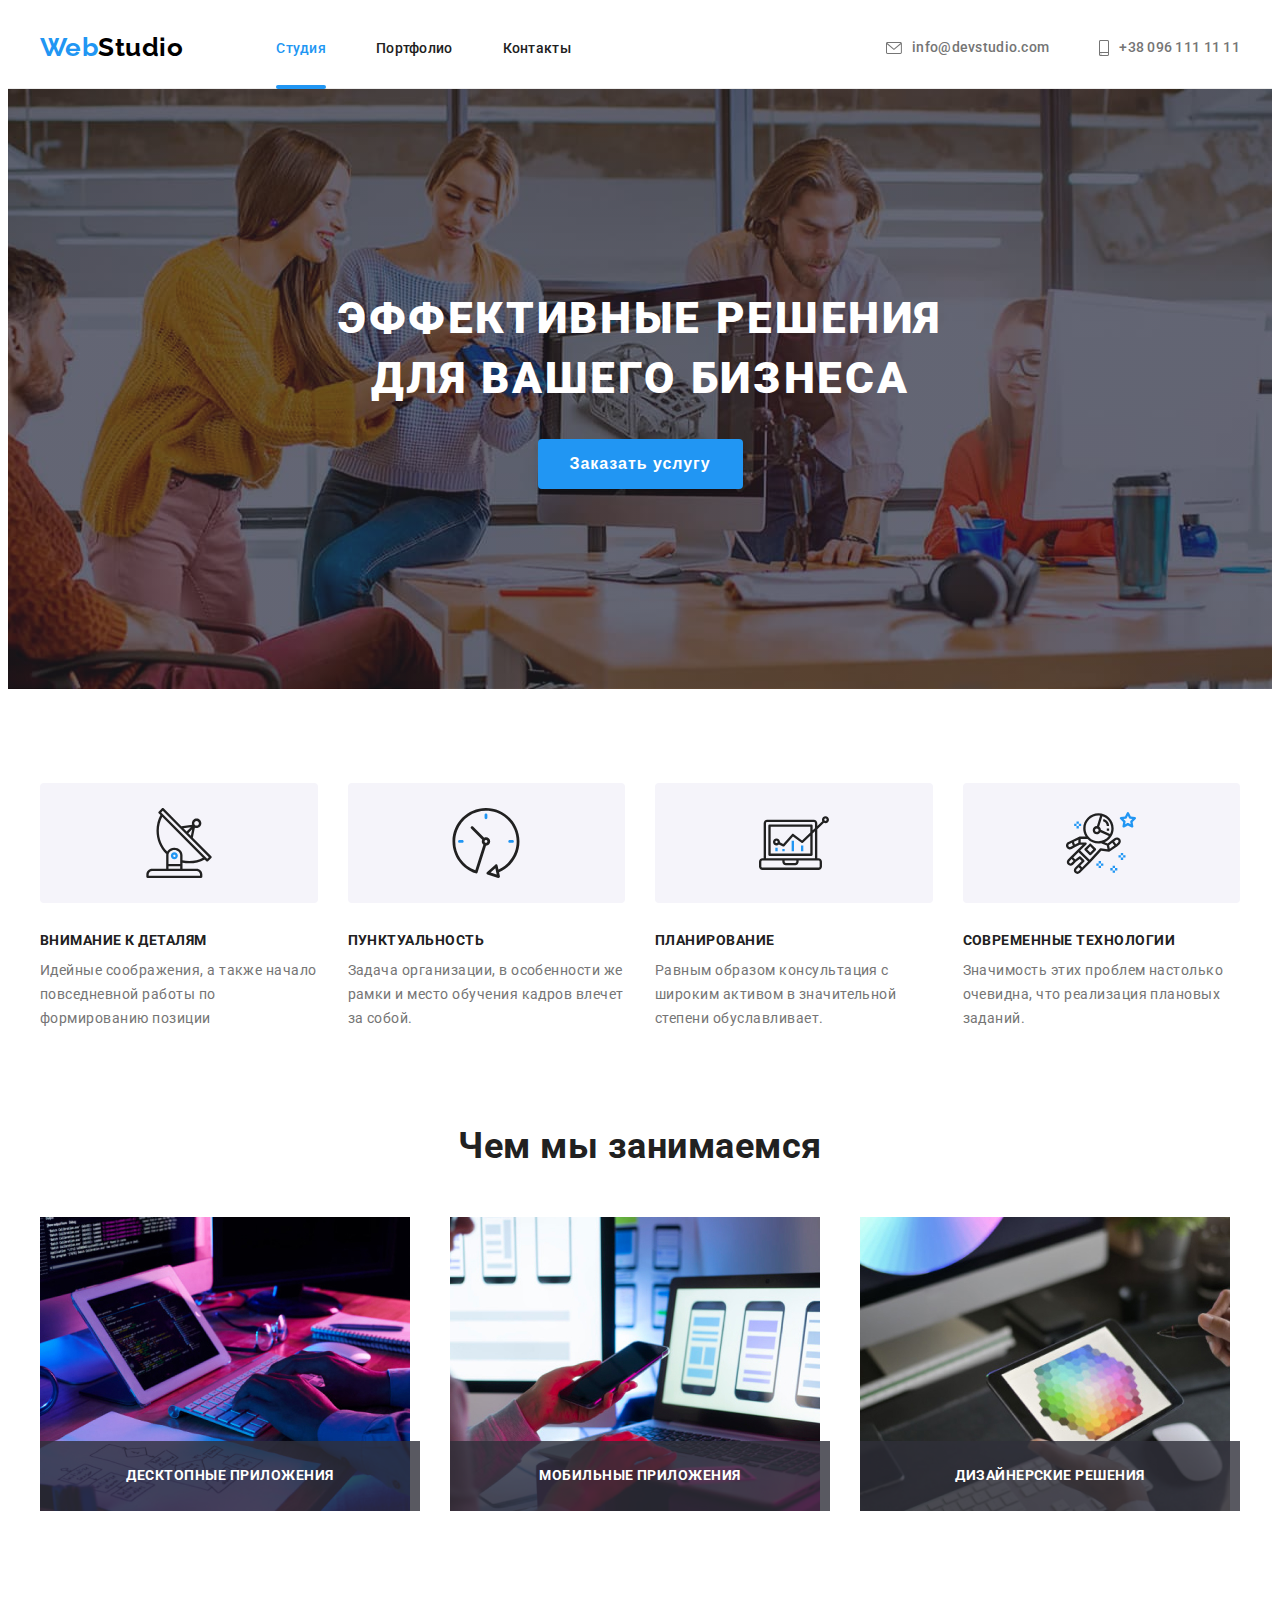
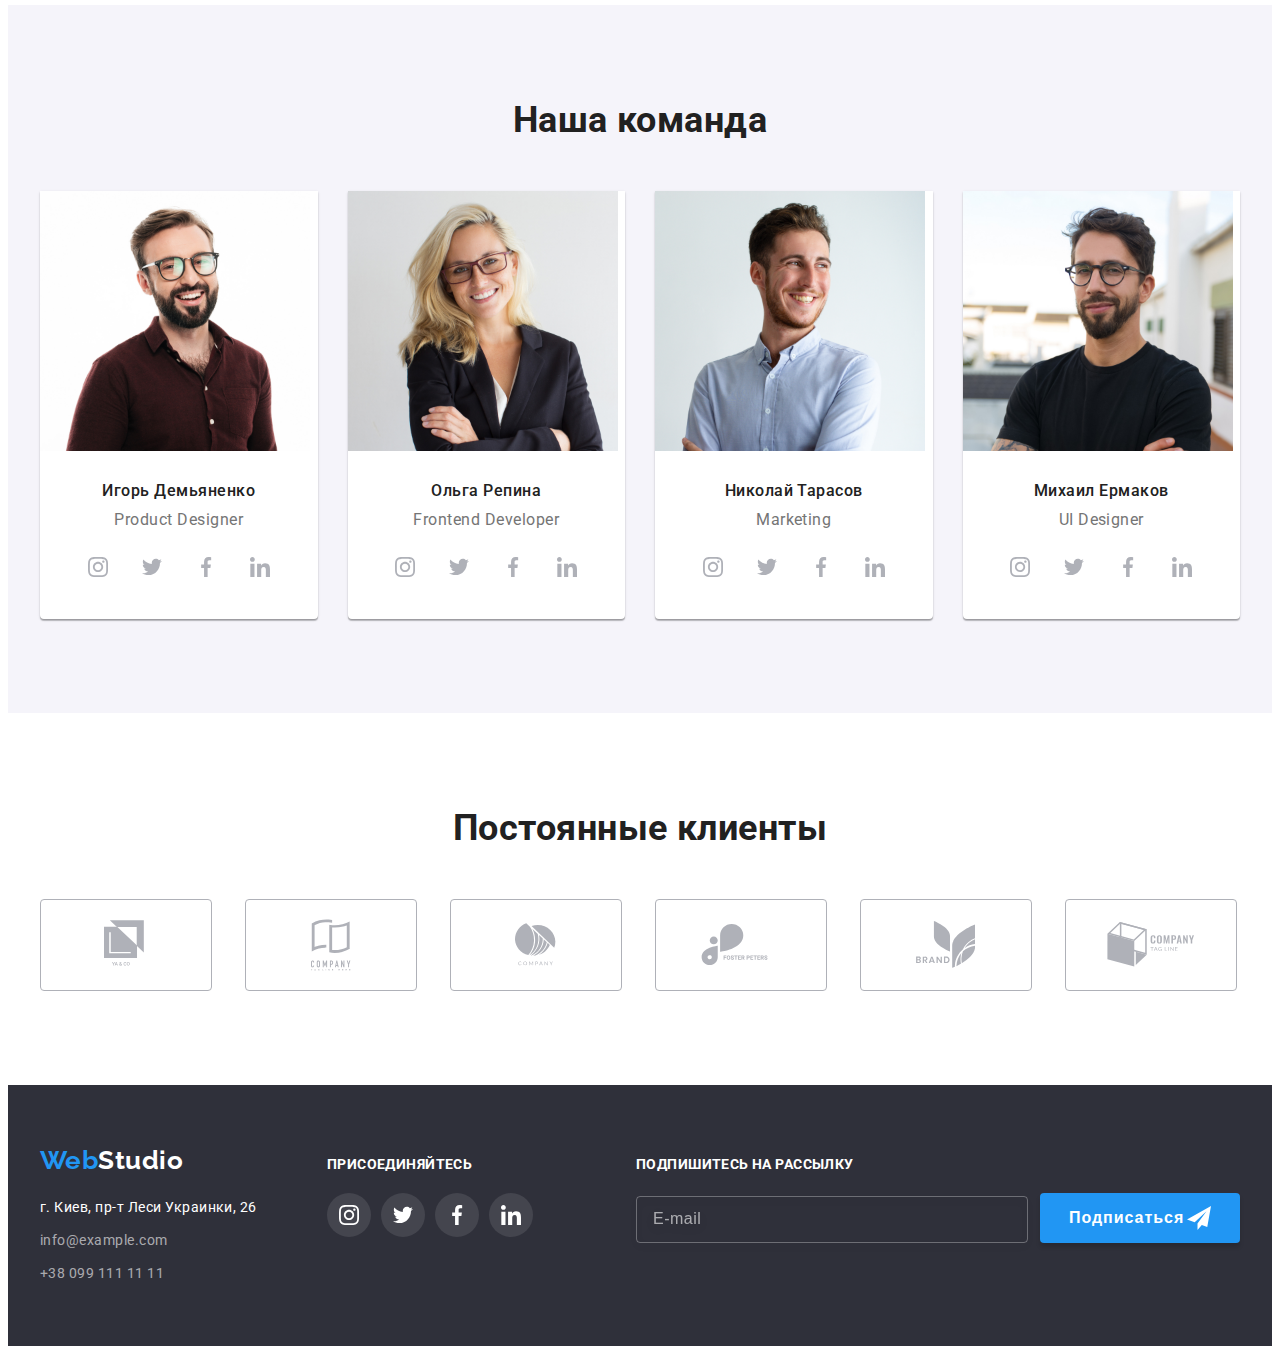
<file: index.html>
<!DOCTYPE html>
<html lang="ru">
  <head>
    <meta charset="UTF-8" />
    <meta name="viewport" content="width=device-width, initial-scale=1.0" />
    <title>Студия</title>
    <link
      rel="stylesheet"
      href="https://cdnjs.cloudflare.com/ajax/libs/modern-normalize/1.0.0/modern-normalize.css"
      integrity="sha512-Zx6MlUMKSVJoQ+83OwhdILe8cSEsCzfqThJd7J/VA2UrK6Ctj85p+xzqfyuNXE5B1k25uUdmJ2OzItbBy9GHAQ=="
      crossorigin="anonymous"
    />
    <link rel="preconnect" href="https://fonts.gstatic.com" />
    <link
      href="https://fonts.googleapis.com/css2?family=Raleway:wght@700&family=Roboto:wght@400;500;700;900&display=swap"
      rel="stylesheet"
    />
    <link rel="stylesheet" href="./css/styles.css" />
  </head>
  <body>
    <header class="page-header">
      <div class="container">
        <nav class="nav-menu">
          <a href="index.html" lang="en" class="logo link"
            ><span class="logo-title">Web</span>Studio</a
          >
          <ul class="site-nav list">
            <li class="site-nav-item accent">
              <a href="index.html" class="current link">Студия</a>
            </li>
            <li class="site-nav-item">
              <a href="./portfolio.html" class="link">Портфолио</a>
            </li>
            <li class="site-nav-item">
              <a href="Контакты" class="link">Контакты</a>
            </li>
          </ul>
        </nav>
        <ul class="contact list">
          <li class="site-nav-item">
            <a
              href="mailto:info@devstudio.com"
              class="contact-header link"
              aria-label="mail"
            >
              <svg class="link-contact" width="16" height="12">
                <use href="./images/icon.svg#icon-envelope-hover"></use>
              </svg>
              info@devstudio.com</a
            >
          </li>
          <li class="site-nav-item">
            <a
              href="tel:+380961111111"
              class="contact-header link"
              aria-label="call"
            >
              <svg class="link-contact" width="10" height="16">
                <use href="./images/icon.svg#icon-smartphone"></use>
              </svg>
              +38 096 111 11 11</a
            >
          </li>
        </ul>
      </div>
    </header>
    <main>
      <!--Hero-->

      <section class="hero main">
        <h1 class="hero-title">Эффективные решения для вашего бизнеса</h1>
        <button type="button" class="btn" data-modal-open>
          Заказать услугу
        </button>
      </section>

      <!--Features-->

      <section class="section title-features">
        <div class="container">
          <h2 class="section-title visually-hidden">Особенности</h2>
          <ul class="features list">
            <li class="features-item">
              <div class="features-icon">
                <svg class="features-icon-item" width="70" height="70">
                  <use href="./images/icon.svg#icon-antenna-1"></use>
                </svg>
              </div>
              <h3 class="features-title">Внимание к деталям</h3>
              <p class="features-text">
                Идейные соображения, а также начало повседневной работы по
                формированию позиции
              </p>
            </li>
            <li class="features-item">
              <div class="features-icon">
                <svg class="features-icon-item" width="70" height="70">
                  <use href="./images/icon.svg#icon-clock-1"></use>
                </svg>
              </div>
              <h3 class="features-title">Пунктуальность</h3>
              <p class="features-text">
                Задача организации, в особенности же рамки и место обучения
                кадров влечет за собой.
              </p>
            </li>
            <li class="features-item">
              <div class="features-icon">
                <svg class="features-icon-item" width="70" height="70">
                  <use href="./images/icon.svg#icon-diagram-1"></use>
                </svg>
              </div>
              <h3 class="features-title">Планирование</h3>
              <p class="features-text">
                Равным образом консультация с широким активом в значительной
                степени обуславливает.
              </p>
            </li>
            <li class="features-item">
              <div class="features-icon">
                <svg class="features-icon-item" width="70" height="70">
                  <use href="./images/icon.svg#icon-astronaut-1"></use>
                </svg>
              </div>
              <h3 class="features-title">Современные технологии</h3>
              <p class="features-text">
                Значимость этих проблем настолько очевидна, что реализация
                плановых заданий.
              </p>
            </li>
          </ul>
        </div>
      </section>

      <!--Our work-->

      <section class="section title-work">
        <div class="container">
          <h2 class="section-title">Чем мы занимаемся</h2>
          <ul class="work list">
            <li class="work-item">
              <div class="work-bord">
                <img
                  src="./images/img-1.jpg"
                  alt="Разработка приложений на компьютер"
                  width="370"
                  height="294"
                />
                <div class="work-bord-item">
                  <p class="work-bord-text">Десктопные приложения</p>
                </div>
              </div>
            </li>
            <li class="work-item">
              <div class="work-bord">
                <img
                  src="./images/img-2.jpg"
                  alt="Разработка приложений на телефон"
                  width="370"
                  height="294"
                />
                <div class="work-bord-item">
                  <p class="work-bord-text">Мобильные приложения</p>
                </div>
              </div>
            </li>
            <li class="work-item">
              <div class="work-bord">
                <img
                  src="./images/img-3.jpg"
                  alt="Разработка приложений на планшет"
                  width="370"
                  height="294"
                />
                <div class="work-bord-item">
                  <p class="work-bord-text">Дизайнерские решения</p>
                </div>
              </div>
            </li>
          </ul>
        </div>
      </section>

      <!--Team-->

      <section class="section employees">
        <div class="container">
          <h2 class="section-title">Наша команда</h2>
          <ul class="team list">
            <li class="team-item">
              <img
                src="./images/employee-1.jpg"
                alt="Продуктовый дизайнер"
                width="270"
                height="260"
              />
              <div class="team-card">
                <h3 class="team-title">Игорь Демьяненко</h3>
                <p lang="en" class="team-text">Product Designer</p>
                <ul class="team-icon list">
                  <li class="team-icon-social">
                    <a
                      class="team-social"
                      href="https://www.instagram.com/?hl=ru"
                    >
                      <svg class="team-icon-item" width="20" height="20">
                        <use href="./images/icon.svg#icon-instagram-2"></use>
                      </svg>
                    </a>
                  </li>
                  <li class="team-icon-social">
                    <a class="team-social" href="https://twitter.com/?lang=ru">
                      <svg class="team-icon-item" width="20" height="20">
                        <use href="./images/icon.svg#icon-twitter-1"></use>
                      </svg>
                    </a>
                  </li>
                  <li class="team-icon-social">
                    <a class="team-social" href="https://www.facebook.com/">
                      <svg class="team-icon-item" width="20" height="20">
                        <use href="./images/icon.svg#icon-facebook-1"></use>
                      </svg>
                    </a>
                  </li>
                  <li class="team-icon-social">
                    <a class="team-social" href="https://www.linkedin.com/"
                      ><svg class="team-icon-item" width="20" height="20">
                        <use href="./images/icon.svg#icon-linkedin-1"></use>
                      </svg>
                    </a>
                  </li>
                </ul>
              </div>
            </li>
            <li class="team-item">
              <img
                src="./images/employee-2.jpg"
                alt="Разработчик пользовательского интерфейса"
                width="270"
                height="260"
              />
              <div class="team-card">
                <h3 class="team-title">Ольга Репина</h3>
                <p lang="en" class="team-text">Frontend Developer</p>
                <ul class="team-icon list">
                  <li class="team-icon-social">
                    <a
                      class="team-social"
                      href="https://www.instagram.com/?hl=ru"
                    >
                      <svg class="team-icon-item" width="20" height="20">
                        <use href="./images/icon.svg#icon-instagram-2"></use>
                      </svg>
                    </a>
                  </li>
                  <li class="team-icon-social">
                    <a class="team-social" href="https://twitter.com/?lang=ru">
                      <svg class="team-icon-item" width="20" height="20">
                        <use href="./images/icon.svg#icon-twitter-1"></use>
                      </svg>
                    </a>
                  </li>
                  <li class="team-icon-social">
                    <a class="team-social" href="https://www.facebook.com/">
                      <svg class="team-icon-item" width="20" height="20">
                        <use href="./images/icon.svg#icon-facebook-1"></use>
                      </svg>
                    </a>
                  </li>
                  <li class="team-icon-social">
                    <a class="team-social" href="https://www.linkedin.com/"
                      ><svg class="team-icon-item" width="20" height="20">
                        <use href="./images/icon.svg#icon-linkedin-1"></use>
                      </svg>
                    </a>
                  </li>
                </ul>
              </div>
            </li>
            <li class="team-item">
              <img
                src="./images/employee-3.jpg"
                alt="Маркетолог"
                width="270"
                height="260"
              />
              <div class="team-card">
                <h3 class="team-title">Николай Тарасов</h3>
                <p lang="en" class="team-text">Marketing</p>
                <ul class="team-icon list">
                  <li class="team-icon-social">
                    <a
                      class="team-social"
                      href="https://www.instagram.com/?hl=ru"
                    >
                      <svg class="team-icon-item" width="20" height="20">
                        <use href="./images/icon.svg#icon-instagram-2"></use>
                      </svg>
                    </a>
                  </li>
                  <li class="team-icon-social">
                    <a class="team-social" href="https://twitter.com/?lang=ru">
                      <svg class="team-icon-item" width="20" height="20">
                        <use href="./images/icon.svg#icon-twitter-1"></use>
                      </svg>
                    </a>
                  </li>
                  <li class="team-icon-social">
                    <a class="team-social" href="https://www.facebook.com/">
                      <svg class="team-icon-item" width="20" height="20">
                        <use href="./images/icon.svg#icon-facebook-1"></use>
                      </svg>
                    </a>
                  </li>
                  <li class="team-icon-social">
                    <a class="team-social" href="https://www.linkedin.com/"
                      ><svg class="team-icon-item" width="20" height="20">
                        <use href="./images/icon.svg#icon-linkedin-1"></use>
                      </svg>
                    </a>
                  </li>
                </ul>
              </div>
            </li>
            <li class="team-item">
              <img
                src="./images/employee-4.jpg"
                alt="Дизайнер"
                width="270"
                height="260"
              />
              <div class="team-card">
                <h3 class="team-title">Михаил Ермаков</h3>
                <p lang="en" class="team-text">UI Designer</p>

                <ul class="team-icon list">
                  <li class="team-icon-social">
                    <a
                      class="team-social"
                      href="https://www.instagram.com/?hl=ru"
                    >
                      <svg class="team-icon-item" width="20" height="20">
                        <use href="./images/icon.svg#icon-instagram-2"></use>
                      </svg>
                    </a>
                  </li>
                  <li class="team-icon-social">
                    <a class="team-social" href="https://twitter.com/?lang=ru">
                      <svg class="team-icon-item" width="20" height="20">
                        <use href="./images/icon.svg#icon-twitter-1"></use>
                      </svg>
                    </a>
                  </li>
                  <li class="team-icon-social">
                    <a class="team-social" href="https://www.facebook.com/">
                      <svg class="team-icon-item" width="20" height="20">
                        <use href="./images/icon.svg#icon-facebook-1"></use>
                      </svg>
                    </a>
                  </li>
                  <li class="team-icon-social">
                    <a class="team-social" href="https://www.linkedin.com/"
                      ><svg class="team-icon-item" width="20" height="20">
                        <use href="./images/icon.svg#icon-linkedin-1"></use>
                      </svg>
                    </a>
                  </li>
                </ul>
              </div>
            </li>
          </ul>
        </div>
      </section>
      <!-- Our Clients -->
      <section class="section">
        <div class="container">
          <h2 class="section-title">Постоянные клиенты</h2>
          <ul class="client list">
            <li class="client-item">
              <a class="client-link link" href=""
                ><svg class="client-logo" width="44" height="49">
                  <use href="./images/icon.svg#icon-logo-1"></use>
                </svg>
              </a>
            </li>
            <li class="client-item">
              <a class="client-link link" href=""
                ><svg class="client-logo" width="40" height="52">
                  <use href="./images/icon.svg#icon-logo-2"></use>
                </svg>
              </a>
            </li>
            <li class="client-item">
              <a class="client-link link" href=""
                ><svg class="client-logo" width="41" height="43">
                  <use href="./images/icon.svg#icon-logo-3"></use>
                </svg>
              </a>
            </li>
            <li class="client-item">
              <a class="client-link link" href=""
                ><svg class="client-logo" width="80" height="42">
                  <use href="./images/icon.svg#icon-logo-4"></use>
                </svg>
              </a>
            </li>
            <li class="client-item">
              <a class="client-link link" href=""
                ><svg class="client-logo" width="59" height="47">
                  <use href="./images/icon.svg#icon-logo-5"></use>
                </svg>
              </a>
            </li>
            <li class="client-item">
              <a class="client-link link" href=""
                ><svg class="client-logo" width="88" height="45">
                  <use href="./images/icon.svg#icon-logo-6"></use>
                </svg>
              </a>
            </li>
          </ul>
        </div>
      </section>
    </main>
    <footer class="page-footer">
      <div class="container info">
        <div class="contact-container">
          <a href="index.html" lang="en" class="logo link"
            ><span class="logo-title">Web</span
            ><span class="studio">Studio</span></a
          >
          <address class="address-menu">
            <ul class="address-nav list">
              <li class="address-item">
                <a
                  href="https://goo.gl/maps/wcm8M9rtRjgam5ik7"
                  target="_blank"
                  rel="noreferrer noopener"
                  class="map link"
                  >г. Киев, пр-т Леси Украинки, 26</a
                >
              </li>
              <li class="address-item">
                <a href="mailto:info@example.com" class="address-footer link"
                  >info@example.com</a
                >
              </li>
              <li class="address-item">
                <a href="tel:+380991111111" class="address-footer link"
                  >+38 099 111 11 11</a
                >
              </li>
            </ul>
          </address>
        </div>
        <div class="social-connect">
          <b class="connect-title">присоединяйтесь</b>
          <ul class="connect-social list">
            <li class="connect-item">
              <a
                class="connect-icon-link link"
                href="https://www.instagram.com/?hl=ru"
              >
                <svg class="connect-icon-item" width="20" height="20">
                  <use href="./images/icon.svg#icon-instagram-2"></use>
                </svg>
              </a>
            </li>
            <li class="connect-item">
              <a
                class="connect-icon-link link"
                href="https://twitter.com/?lang=ru"
              >
                <svg class="connect-icon-item" width="20" height="20">
                  <use href="./images/icon.svg#icon-twitter-1"></use>
                </svg>
              </a>
            </li>
            <li class="connect-item">
              <a
                class="connect-icon-link link"
                href="https://www.facebook.com/"
              >
                <svg class="connect-icon-item" width="20" height="20">
                  <use href="./images/icon.svg#icon-facebook-1"></use>
                </svg>
              </a>
            </li>
            <li class="connect-item">
              <a class="connect-icon-link link" href="https://www.linkedin.com/"
                ><svg class="connect-icon-item" width="20" height="20">
                  <use href="./images/icon.svg#icon-linkedin-1"></use>
                </svg>
              </a>
            </li>
          </ul>
        </div>
        <div class="form-footer">
          <b class="connect-title">Подпишитесь на рассылку</b>
          <form action="#" class="form-send">
            <input
              type="email"
              name="email"
              class="form-input"
              placeholder="E-mail"
              required
            />
            <button type="submit" class="btn send">
              Подписаться
              <svg class="icon-send" width="24" height="24">
                <use href="./images/icon.svg#icon-send"></use>
              </svg>
            </button>
          </form>
        </div>
      </div>
    </footer>
    <!-- Modal window -->
    <div class="backdrop is-hidden" data-modal>
      <div class="modal">
        <button type="button" class="modal-button" data-modal-close>
          <svg class="close-modal" width="18" height="18">
            <use href="./images/icon.svg#icon-close"></use>
          </svg>
        </button>
        <b class="modal-title">Оставьте свои данные, мы вам перезвоним</b>
        <form action="#" class="modal-form" autocomplete="off">
          <label for="name" class="label-form-modal">Имя</label>
          <div class="icon-position-modal">
            <input
              type="text"
              name="user-name"
              id="name"
              class="input-form-modal"
              minlength="2"
              required
            />

            <svg class="name-icon modal-icon" width="18" height="18">
              <use href="./images/icon.svg#icon-person-black"></use>
            </svg>
          </div>
          <label for="phone" class="label-form-modal">Телефон</label>
          <div class="icon-position-modal">
            <input
              type="tel"
              name="user-phone"
              id="phone"
              class="input-form-modal"
              title="+38(код оператора)-111-11-11"
              required
            />
            <svg class="user-tel-icon modal-icon" width="18" height="18">
              <use href="./images/icon.svg#icon-phone-black"></use>
            </svg>
          </div>
          <label for="email" class="label-form-modal">Почта</label>
          <div class="icon-position-modal">
            <input
              type="email"
              name="user-email"
              id="email"
              class="input-form-modal"
              required
            />
            <svg class="user-mail-icon modal-icon" width="18" height="18">
              <use href="./images/icon.svg#icon-email-black"></use>
            </svg>
          </div>
          <label for="comment" class="label-form-modal">Комментарий</label>
          <textarea
            class="textarea-form-modal input-form-modal"
            name="user-comment"
            id="comment"
            placeholder="Введите текст"
            required
          ></textarea>
          <div class="agreement">
            <input
              type="checkbox"
              class="checkbox-form-modal visually-hidden"
              name="user-agreement"
              id="agreement"
              required
            />
            <label for="agreement" class="label-checkbox-modal"
              >Соглашаюсь с рассылкой и принимаю&nbsp;
              <a href="" class="agree">Условия договора</a></label
            >
          </div>
          <button type="submit" class="btn modal-send">Отправить</button>
        </form>
      </div>
    </div>
    <!-- Open and close modal window for hero button("Заказать услугу") -->
    <script src="./js/modal.js"></script>
  </body>
</html>
</file>
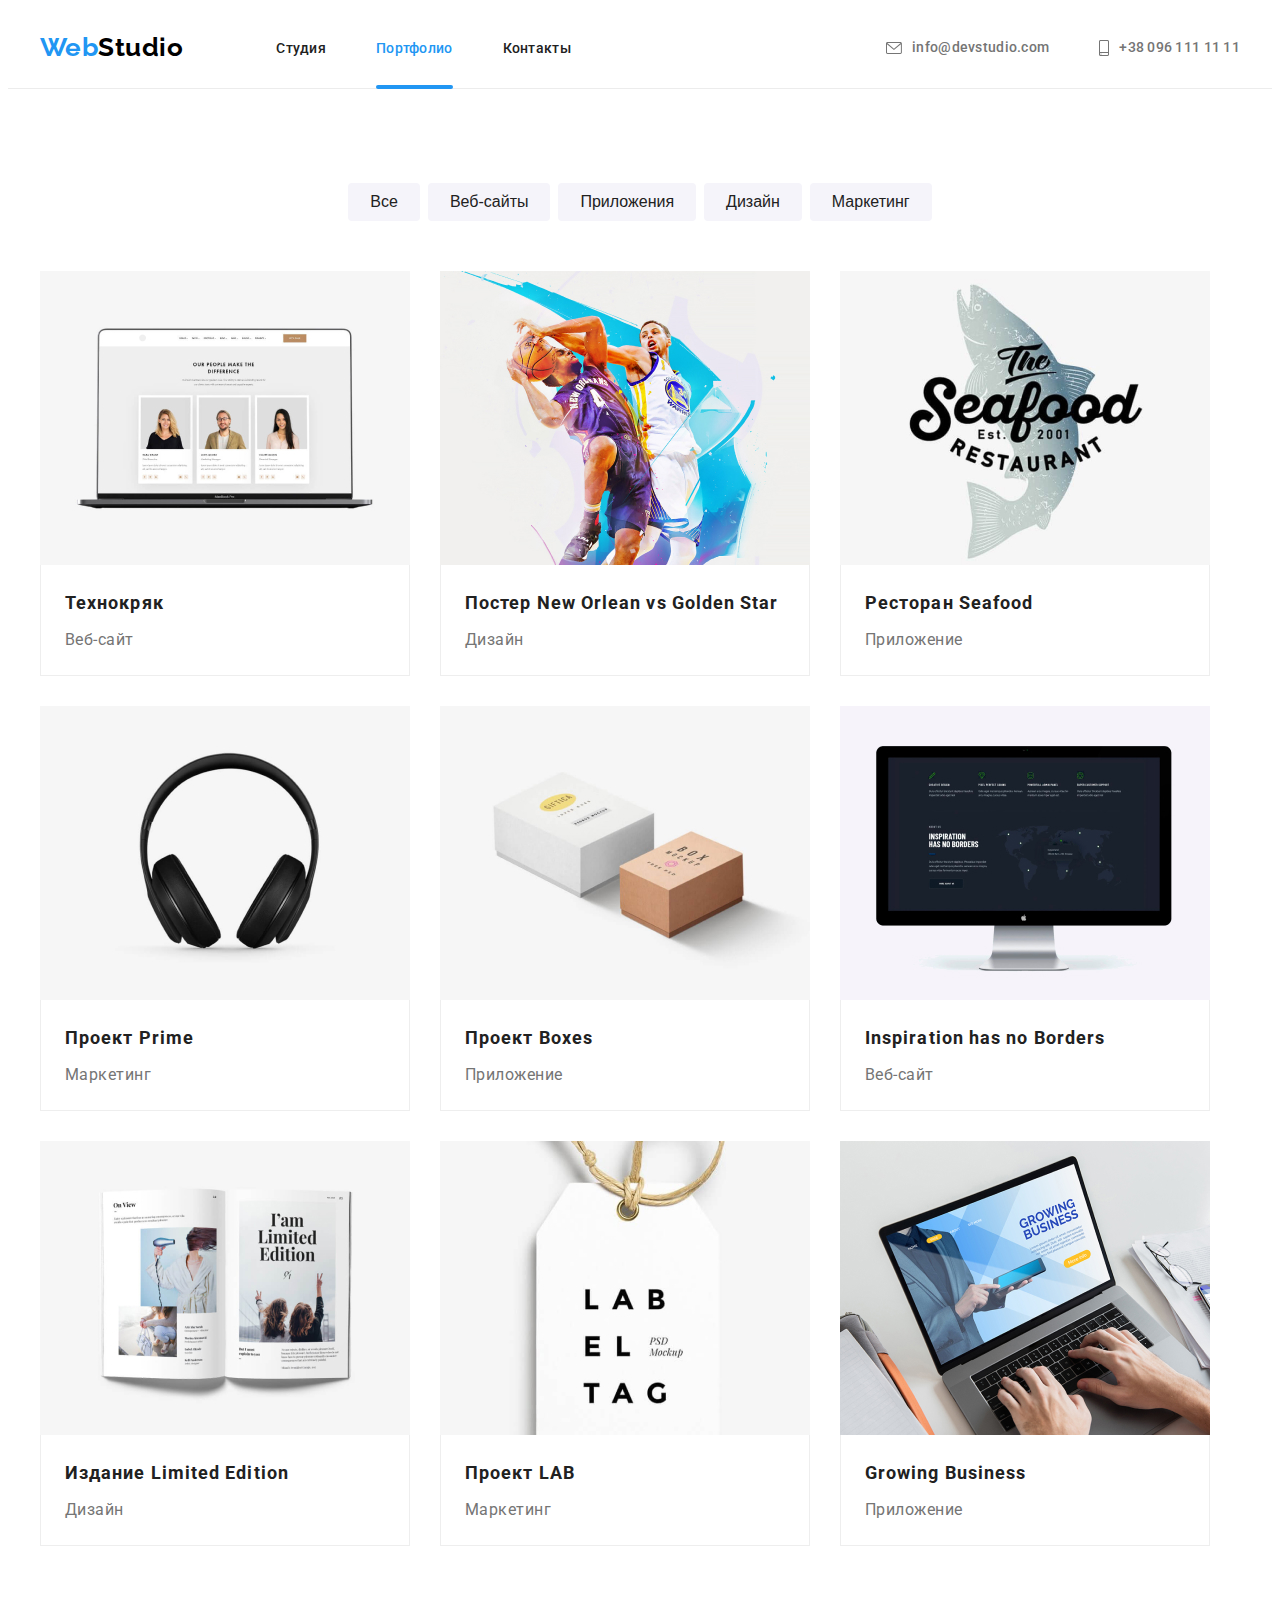
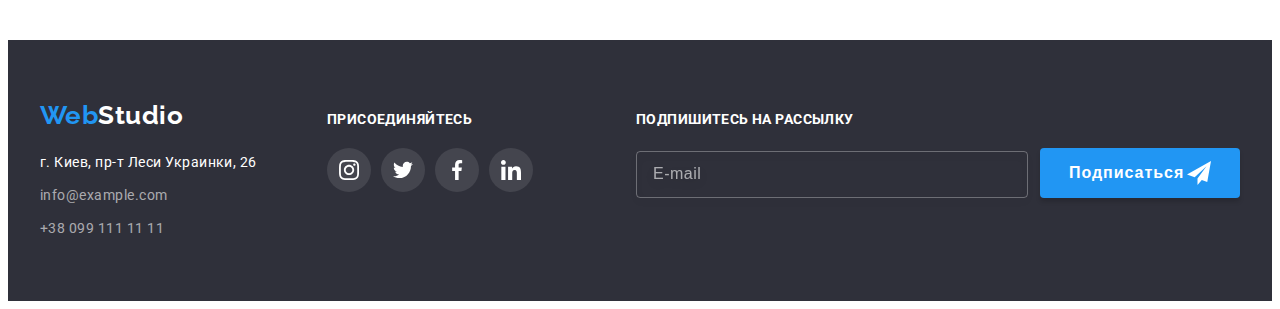
<file: portfolio.html>
<!DOCTYPE html>
<html lang="ru">
  <head>
    <meta charset="UTF-8" />
    <meta http-equiv="X-UA-Compatible" content="IE=edge" />
    <meta name="viewport" content="width=device-width, initial-scale=1.0" />
    <title>Портфолио</title>
    <link
      rel="stylesheet"
      href="https://cdnjs.cloudflare.com/ajax/libs/modern-normalize/1.0.0/modern-normalize.css"
      integrity="sha512-Zx6MlUMKSVJoQ+83OwhdILe8cSEsCzfqThJd7J/VA2UrK6Ctj85p+xzqfyuNXE5B1k25uUdmJ2OzItbBy9GHAQ=="
      crossorigin="anonymous"
    />
    <link rel="preconnect" href="https://fonts.gstatic.com" />
    <link
      href="https://fonts.googleapis.com/css2?family=Raleway:wght@700&family=Roboto:wght@400;500;700;900&display=swap"
      rel="stylesheet"
    />
    <link rel="stylesheet" href="./css/styles.css" />
  </head>
  <body>
    <header class="page-header">
      <div class="container">
        <nav class="nav-menu">
          <a href="index.html" lang="en" class="logo link"
            ><span class="logo-title">Web</span>Studio</a
          >
          <ul class="site-nav list">
            <li class="site-nav-item">
              <a href="index.html" class="link">Студия</a>
            </li>
            <li class="site-nav-item accent">
              <a href="./portfolio.html" class="current link">Портфолио</a>
            </li>
            <li class="site-nav-item">
              <a href="Контакты" class="link">Контакты</a>
            </li>
          </ul>
        </nav>
        <ul class="contact list">
          <li class="site-nav-item">
            <a
              href="mailto:info@devstudio.com"
              class="contact-header link"
              aria-label="mail"
            >
              <svg class="link-contact" width="16" height="12">
                <use href="./images/icon.svg#icon-envelope-hover"></use>
              </svg>
              info@devstudio.com</a
            >
          </li>
          <li class="site-nav-item">
            <a
              href="tel:+380961111111"
              class="contact-header link"
              aria-label="call"
            >
              <svg class="link-contact" width="10" height="16">
                <use href="./images/icon.svg#icon-smartphone"></use>
              </svg>
              +38 096 111 11 11</a
            >
          </li>
        </ul>
      </div>
    </header>
    <main>
      <!--Our project-->

      <section class="section">
        <div class="container">
          <h1 class="visually-hidden">Проекты</h1>
          <!--filter-->

          <ul class="filter list">
            <li class="filter-item">
              <button type="button" class="filter-btn">Все</button>
            </li>
            <li class="filter-item">
              <button type="button" class="filter-btn">Веб-сайты</button>
            </li>
            <li class="filter-item">
              <button type="button" class="filter-btn">Приложения</button>
            </li>
            <li class="filter-item">
              <button type="button" class="filter-btn">Дизайн</button>
            </li>
            <li class="filter-item">
              <button type="button" class="filter-btn">Маркетинг</button>
            </li>
          </ul>
          <ul class="project list">
            <li class="project-item">
              <a href="" class="project-link link">
                <div class="animation-overlay">
                  <div class="animation-overlay-pic">
                    <img
                      src="./images/portfolio/port1.jpg"
                      alt="Сайт Технокряк"
                      width="370"
                      height="294"
                    />
                    <div class="animation-card">
                      <p class="animation-card-text">
                        Технокряк это современная площадка распространения
                        коронавируса. Компании используют эту платформу для
                        цифрового шпионажа и атак на защищённые сервера
                        конкурентов.
                      </p>
                    </div>
                  </div>
                </div>

                <div class="border-card">
                  <h2 class="project-title">Технокряк</h2>
                  <p class="project-text">Веб-сайт</p>
                </div>
              </a>
            </li>
            <li class="project-item">
              <a href="" class="project-link link">
                <div class="animation-overlay">
                  <div class="animation-overlay-pic">
                    <img
                      src="./images/portfolio/port2.jpg"
                      alt="Дизайн спортивного сайта"
                      width="370"
                      height="294"
                    />
                    <div class="animation-card">
                      <p class="animation-card-text">
                        Технокряк это современная площадка распространения
                        коронавируса. Компании используют эту платформу для
                        цифрового шпионажа и атак на защищённые сервера
                        конкурентов.
                      </p>
                    </div>
                  </div>
                </div>
                <div class="border-card">
                  <h2 class="project-title">
                    Постер New Orlean vs Golden Star
                  </h2>
                  <p class="project-text">Дизайн</p>
                </div>
              </a>
            </li>
            <li class="project-item">
              <a href="" class="project-link link">
                <div class="animation-overlay">
                  <div class="animation-overlay-pic">
                    <img
                      src="./images/portfolio/port3.jpg"
                      alt="Веб приложения ресторона морской кухни"
                      width="370"
                      height="294"
                    />
                    <div class="animation-card">
                      <p class="animation-card-text">
                        Технокряк это современная площадка распространения
                        коронавируса. Компании используют эту платформу для
                        цифрового шпионажа и атак на защищённые сервера
                        конкурентов.
                      </p>
                    </div>
                  </div>
                </div>
                <div class="border-card">
                  <h2 class="project-title">Ресторан Seafood</h2>
                  <p class="project-text">Приложение</p>
                </div>
              </a>
            </li>
            <li class="project-item">
              <a href="" class="project-link link">
                <div class="animation-overlay">
                  <div class="animation-overlay-pic">
                    <img
                      src="./images/portfolio/port4.jpg"
                      alt="Проект Прайм"
                      width="370"
                      height="294"
                    />
                    <div class="animation-card">
                      <p class="animation-card-text">
                        Технокряк это современная площадка распространения
                        коронавируса. Компании используют эту платформу для
                        цифрового шпионажа и атак на защищённые сервера
                        конкурентов.
                      </p>
                    </div>
                  </div>
                </div>
                <div class="border-card">
                  <h2 class="project-title">Проект Prime</h2>
                  <p class="project-text">Маркетинг</p>
                </div>
              </a>
            </li>
            <li class="project-item">
              <a href="" class="project-link link">
                <div class="animation-overlay">
                  <div class="animation-overlay-pic">
                    <img
                      src="./images/portfolio/port5.jpg"
                      alt="Веб приложения про коробки "
                      width="370"
                      height="294"
                    />
                    <div class="animation-card">
                      <p class="animation-card-text">
                        Технокряк это современная площадка распространения
                        коронавируса. Компании используют эту платформу для
                        цифрового шпионажа и атак на защищённые сервера
                        конкурентов.
                      </p>
                    </div>
                  </div>
                </div>
                <div class="border-card">
                  <h2 class="project-title">Проект Boxes</h2>
                  <p class="project-text">Приложение</p>
                </div>
              </a>
            </li>
            <li class="project-item">
              <a href="" class="project-link link">
                <div class="animation-overlay">
                  <div class="animation-overlay-pic">
                    <img
                      src="./images/portfolio/port6.jpg"
                      alt=" Сайт о вдохновении"
                      width="370"
                      height="294"
                    />
                    <div class="animation-card">
                      <p class="animation-card-text">
                        Технокряк это современная площадка распространения
                        коронавируса. Компании используют эту платформу для
                        цифрового шпионажа и атак на защищённые сервера
                        конкурентов.
                      </p>
                    </div>
                  </div>
                </div>
                <div class="border-card">
                  <h2 class="project-title" lang="en">
                    Inspiration has no Borders
                  </h2>
                  <p class="project-text">Веб-сайт</p>
                </div>
              </a>
            </li>
            <li class="project-item">
              <a href="" class="project-link link">
                <div class="animation-overlay">
                  <div class="animation-overlay-pic">
                    <img
                      src="./images/portfolio/port7.jpg"
                      alt="Дизайн журнала"
                      width="370"
                      height="294"
                    />
                    <div class="animation-card">
                      <p class="animation-card-text">
                        Технокряк это современная площадка распространения
                        коронавируса. Компании используют эту платформу для
                        цифрового шпионажа и атак на защищённые сервера
                        конкурентов.
                      </p>
                    </div>
                  </div>
                </div>
                <div class="border-card">
                  <h2 class="project-title">Издание Limited Edition</h2>
                  <p class="project-text">Дизайн</p>
                </div>
              </a>
            </li>
            <li class="project-item">
              <a href="" class="project-link link">
                <div class="animation-overlay">
                  <div class="animation-overlay-pic">
                    <img
                      src="./images/portfolio/port8.jpg"
                      alt="Крутой проект"
                      width="370"
                      height="294"
                    />
                    <div class="animation-card">
                      <p class="animation-card-text">
                        Технокряк это современная площадка распространения
                        коронавируса. Компании используют эту платформу для
                        цифрового шпионажа и атак на защищённые сервера
                        конкурентов.
                      </p>
                    </div>
                  </div>
                </div>
                <div class="border-card">
                  <h2 class="project-title">Проект LAB</h2>
                  <p class="project-text">Маркетинг</p>
                </div>
              </a>
            </li>
            <li class="project-item">
              <a href="" class="project-link link">
                <div class="animation-overlay">
                  <div class="animation-overlay-pic">
                    <img
                      src="./images/portfolio/port9.jpg"
                      alt="Веб приложение для бизнеса"
                      width="370"
                      height="294"
                    />
                    <div class="animation-card">
                      <p class="animation-card-text">
                        Технокряк это современная площадка распространения
                        коронавируса. Компании используют эту платформу для
                        цифрового шпионажа и атак на защищённые сервера
                        конкурентов.
                      </p>
                    </div>
                  </div>
                </div>
                <div class="border-card">
                  <h2 class="project-title" lang="en">Growing Business</h2>
                  <p class="project-text">Приложение</p>
                </div>
              </a>
            </li>
          </ul>
        </div>
      </section>
    </main>
    <footer class="page-footer">
      <div class="container info">
        <div class="contact-container">
          <a href="index.html" lang="en" class="logo link"
            ><span class="logo-title">Web</span
            ><span class="studio">Studio</span></a
          >
          <address class="address-menu">
            <ul class="address-nav list">
              <li class="address-item">
                <a
                  href="https://goo.gl/maps/wcm8M9rtRjgam5ik7"
                  target="_blank"
                  rel="noreferrer noopener"
                  class="map link"
                  >г. Киев, пр-т Леси Украинки, 26</a
                >
              </li>
              <li class="address-item">
                <a href="mailto:info@example.com" class="address-footer link"
                  >info@example.com</a
                >
              </li>
              <li class="address-item">
                <a href="tel:+380991111111" class="address-footer link"
                  >+38 099 111 11 11</a
                >
              </li>
            </ul>
          </address>
        </div>
        <div class="social-connect">
          <b class="connect-title">присоединяйтесь</b>
          <ul class="connect-social list">
            <li class="connect-item">
              <a
                class="connect-icon-link link"
                href="https://www.instagram.com/?hl=ru"
              >
                <svg class="connect-icon-item" width="20" height="20">
                  <use href="./images/icon.svg#icon-instagram-2"></use>
                </svg>
              </a>
            </li>
            <li class="connect-item">
              <a
                class="connect-icon-link link"
                href="https://twitter.com/?lang=ru"
              >
                <svg class="connect-icon-item" width="20" height="20">
                  <use href="./images/icon.svg#icon-twitter-1"></use>
                </svg>
              </a>
            </li>
            <li class="connect-item">
              <a
                class="connect-icon-link link"
                href="https://www.facebook.com/"
              >
                <svg class="connect-icon-item" width="20" height="20">
                  <use href="./images/icon.svg#icon-facebook-1"></use>
                </svg>
              </a>
            </li>
            <li class="connect-item">
              <a class="connect-icon-link link" href="https://www.linkedin.com/"
                ><svg class="connect-icon-item" width="20" height="20">
                  <use href="./images/icon.svg#icon-linkedin-1"></use>
                </svg>
              </a>
            </li>
          </ul>
        </div>
        <div class="form-footer">
          <b class="connect-title">Подпишитесь на рассылку</b>
          <form action="#" class="form-send">
            <input
              type="email"
              name="email"
              class="form-input"
              placeholder="E-mail"
              required
            />
            <button type="submit" class="btn send">
              Подписаться
              <svg class="icon-send" width="24" height="24">
                <use href="./images/icon.svg#icon-send"></use>
              </svg>
            </button>
          </form>
        </div>
      </div>
    </footer>
  </body>
</html>
</file>
<file: css/styles.css>
/*Первичный цвет #757575 */
/* Вторичный цвет для заголовков #212121 */
/* #FFFFFF; */
/*акцент на  #2196F3;*/
/* бекграунд первиный  #E5E5E5; #FFFFFF */
/* бекграунд вторичный  #FFFFFF; */
/* бекграунд дополнителный #2F303A */
/* бекграунд дополнителный2 #F5F4FA; */
/* Первичный шрифт  'Roboto', sans-serif;*/
/* Вторичный шрифт  'Raleway',sans-serif;*/
:root {
  --primary-text-color: #757575;
  --title-text-color: #212121;
  --additional-text-color: #ffffff;
  --accent-text-color: #2196f3;
  --primary-bgr-color: #ffffff;
  --bg-additional-color: #2f303a;
  --accent-bg-color: #2196f3;
  --bg-additional2-color: #f5f4fa;
  --primary-font: 'Roboto', sans-serif;
  --second-font: 'Raleway', sans-serif;
}
body {
  color: var(--primary-text-color);
  background-color: var(--primary-bgr-color);
  font-family: var(--primary-font);
  font-weight: normal;
  letter-spacing: 0.03em;
}
.container {
  margin-left: auto;
  margin-right: auto;
  width: 1200px;
  padding-left: 15px;
  padding-right: 15px;
}
img {
  display: block;
}
.list {
  list-style: none;
  margin: 0;
  padding: 0;
}
.link {
  text-decoration: none;
}
/* Cкрытые заголовки */
.visually-hidden {
  position: absolute !important;
  clip: rect(1px 1px 1px 1px); /* IE6 IE7 */
  clip: rect(1px 1px 1px 1px);
  padding: 0 !important;
  border: 0 !important;
  height: 1px !important;
  width: 1px !important;
  overflow: hidden;
}

/* header */
.page-header {
  background-color: var(--primary-bgr-color);
  padding-top: 24px;
  padding-bottom: 25px;
  border-bottom: 1px solid #ececec;
}

.logo {
  color: #000000;
  font-family: var(--second-font);
  font-weight: bold;
  font-size: 26px;
  line-height: 1.2;
}
.logo-title {
  color: var(--accent-text-color);
}

.nav-menu,
.site-nav {
  display: flex;
  align-items: center;
}

.page-header .container {
  display: flex;
  align-items: center;
}

.site-nav,
.contact {
  display: flex;
}
.site-nav {
  margin-left: 93px;
}
.contact {
  margin-left: auto;
}

.site-nav-item:not(:last-child) {
  margin-right: 50px;
}
.site-nav .link {
  color: var(--title-text-color);
  font-weight: 500;
  font-size: 14px;
  line-height: 1.14;
  letter-spacing: 0.02em;
  padding-top: 32px;
  padding-bottom: 32px;
  transition: color 250ms cubic-bezier(0.4, 0, 0.2, 1);
}

.site-nav .link:focus,
.site-nav .link:hover,
.contact-header:focus,
.contact-header:hover,
.link-contact:hover,
.link-contact:focus {
  color: var(--accent-text-color);
  fill: var(--accent-text-color);
}
.site-nav .current {
  color: var(--accent-text-color);
}

.site-nav-item {
  position: relative;
}
.current.link::after {
  position: absolute;
  display: block;
  content: '';
  width: 100%;
  height: 4px;
  border-radius: 2px;
  background-color: var(--accent-bg-color);
  bottom: -32px;
}

.contact-header {
  color: var(--primary-text-color);
  fill: var(--primary-text-color);
  font-weight: 500;
  font-size: 14px;
  line-height: 1.14;
  letter-spacing: 0.02em;
  display: flex;
  align-items: center;
  transition: color 250ms cubic-bezier(0.4, 0, 0.2, 1);
}

.link-contact {
  margin-right: 10px;
  transition: fill 250ms cubic-bezier(0.4, 0, 0.2, 1);
}

/* hero */
.hero {
  background-color: #c4c4c4;
  padding-top: 200px;
  padding-bottom: 200px;
}
.main {
  max-width: 1600px;
  text-align: center;
  margin: 0 auto;
  background-image: linear-gradient(
      rgba(47, 48, 58, 0.4),
      rgba(47, 48, 58, 0.4)
    ),
    url(../images/hero/hero.jpg);
  background-repeat: no-repeat;
  background-position: center;
  background-size: cover;
}
.hero-title {
  margin-top: 0;
  color: var(--additional-text-color);
  font-weight: 900;
  font-size: 44px;
  line-height: 1.36;
  letter-spacing: 0.06em;
  text-transform: uppercase;
  width: 696px;
  margin: 0 auto 30px;
}
.btn {
  min-width: 200px;
  color: var(--additional-text-color);
  background-color: var(--accent-bg-color);
  border-radius: 4px;
  border: none;
  font-weight: bold;
  font-size: 16px;
  line-height: 1.87;
  text-align: center;
  letter-spacing: 0.06em;
  cursor: pointer;
  padding: 10px 32px;
  box-shadow: 0px 4px 4px rgba(0, 0, 0, 0.15);
  transition: background-color 250ms cubic-bezier(0.4, 0, 0.2, 1);
}
.btn:hover,
.btn:focus {
  background-color: #188ce8;
}
/* Modal button */
.backdrop {
  position: fixed;
  top: 0;
  left: 0;
  width: 100%;
  height: 100%;
  background-color: rgba(0, 0, 0, 0.2);
  opacity: 1;
  transition: opacity 250ms cubic-bezier(0.4, 0, 0.2, 1);
}
.backdrop.is-hidden {
  opacity: 0;
  visibility: visible;
  pointer-events: none;
}
.backdrop.is-hidden .modal {
  transform: rotateY(90deg) translate(-50%, -50%);
}
.modal {
  position: absolute;
  min-width: 528px;
  min-height: 581px;
  top: 50%;
  left: 50%;
  transform: translate(-50%, -50%) rotateY(0deg);
  background-color: var(--primary-bgr-color);
  box-shadow: 0px 1px 3px rgba(0, 0, 0, 0.12), 0px 1px 1px rgba(0, 0, 0, 0.14),
    0px 2px 1px rgba(0, 0, 0, 0.2);
  border-radius: 4px;
  transition: transform 250ms cubic-bezier(0.4, 0, 0.2, 1);
  padding: 40px;
}
.modal-button {
  position: absolute;
  top: 8px;
  right: 8px;
  width: 30px;
  height: 30px;
  border-radius: 50%;
  display: flex;
  justify-content: center;
  align-items: center;
  outline: none;
  border: 1px solid rgba(0, 0, 0, 0.1);
  background-color: var(--primary-bgr-color);
  cursor: pointer;
}
.close-modal {
  fill: currentColor;
  transition: fill 250ms cubic-bezier(0.4, 0, 0.2, 1);
}
.modal-button:hover .close-modal {
  fill: var(--accent-bg-color);
}
.modal-button:focus {
  color: var(--accent-bg-color);
}
.modal-title {
  font-style: normal;
  font-weight: bold;
  font-size: 20px;
  line-height: 1.15;
  text-align: center;
  letter-spacing: 0.03em;
  margin: 0;
  color: var(--title-text-color);
  margin-bottom: 12px;
  display: block;
}
.modal-form {
  display: flex;
  flex-direction: column;
  justify-content: center;
  margin: 0;
  padding: 0;
}
.label-form-modal {
  position: relative;
  display: flex;
  justify-content: flex-start;
  font-weight: normal;
  font-size: 12px;
  letter-spacing: 0.01em;
  margin-bottom: 4px;
  cursor: pointer;
}
.input-form-modal {
  width: 100%;
  height: 40px;
  border: 1px solid rgba(33, 33, 33, 0.2);
  border-radius: 4px;
  padding: 11px 42px;
  transition: border-color 250ms cubic-bezier(0.4, 0, 0.2, 1);
}
.input-form-modal:focus {
  border-color: var(--accent-bg-color);
  outline: none;
}
.input-form-modal:focus + .modal-icon {
  fill: var(--accent-bg-color);
  transition: fill 250ms cubic-bezier(0.4, 0, 0.2, 1);
}
.textarea-form-modal {
  resize: none;
  width: 100%;
  height: 120px;
  padding: 12px 16px;
  border: 1px solid rgba(33, 33, 33, 0.2);
  border-radius: 4px;
  margin-bottom: 20px;
}
.textarea-form-modal::placeholder {
  font-weight: normal;
  font-size: 12px;
  line-height: 1.17;
  letter-spacing: 0.01em;
  color: rgba(117, 117, 117, 0.5);
}
.agreement {
  display: flex;
  align-items: center;
  justify-content: center;
  margin-bottom: 30px;
}
.checkbox-form-modal {
  margin-right: 7px;
}
.label-checkbox-modal {
  display: flex;
  align-items: center;
  font-weight: normal;
  font-size: 14px;
  line-height: 1.71;
  color: var(--primary-text-color);
}
.label-checkbox-modal::before {
  display: block;
  content: '';
  width: 16px;
  height: 16px;
  border: 2px solid #000000;
  margin-right: 7px;
  border-radius: 2px;
  cursor: pointer;
}
.checkbox-form-modal:checked + .label-checkbox-modal::before {
  background-color: var(--accent-bg-color);
  background-image: url(../images/check.svg);
  background-repeat: no-repeat;
  background-position: center;
  border: 2px solid #2196f3;
  border-radius: 2px;
}
.checkbox-form-modal:focus + .label-checkbox-modal::before {
  box-shadow: 0 0 0 1px #2196f3;
  border: transparent;
}

.agree {
  font-weight: normal;
  font-size: 14px;
  line-height: 1.71;
  color: var(--accent-text-color);
  display: inline-block;
  text-decoration: underline;
  transition: color 250ms cubic-bezier(0.4, 0, 0.2, 1);
}
.agree:hover,
.agree:focus {
  color: #188ce8;
}
.icon-position-modal {
  position: relative;
  margin-bottom: 10px;
}
.modal-send {
  display: flex;
  align-self: center;
  justify-content: center;
}
.name-icon {
  position: absolute;
  top: 50%;
  left: 12px;
  transform: translateY(-50%);
}
.user-tel-icon {
  position: absolute;
  top: 50%;
  left: 12px;
  transform: translateY(-50%);
}
.user-mail-icon {
  position: absolute;
  top: 50%;
  left: 12px;
  transform: translateY(-50%);
}
.section {
  padding-top: 94px;
  padding-bottom: 94px;
}

/* section */
.section-title {
  margin-top: 0;
  margin-bottom: 50px;
  color: var(--title-text-color);
  font-weight: bold;
  font-size: 36px;
  line-height: 1.17;
  text-align: center;
}
/* features */
.features {
  display: flex;
  flex-wrap: wrap;
  margin-left: -30px;
  margin-top: -30px;
}
.section.title-features {
  padding-bottom: 0;
}
.features-item {
  flex-basis: calc((100% - 4 * 30px) / 4);
  margin-left: 30px;
  margin-top: 30px;
}

.features .features-title {
  margin-top: 0;
  margin-bottom: 10px;
  color: var(--title-text-color);
  font-weight: bold;
  font-size: 14px;
  line-height: 1.14;
  text-transform: uppercase;
}
.features-text {
  margin-top: 0;
  margin-bottom: 0;
  font-size: 14px;
  line-height: 1.71;
}
.features-icon {
  background-color: var(--bg-additional2-color);
  border-radius: 4px;
  margin-bottom: 30px;
  padding: 25px 100px;
  display: flex;
  justify-content: center;
  align-items: center;
}
.features-icon-item {
  fill: var(--title-text-color);
}
/* work */
.work {
  display: flex;
  flex-wrap: wrap;
  margin-top: -30px;
  margin-left: -30px;
}
.work-item {
  flex-basis: calc(100% / 3 - 30px);
  margin-top: 30px;
  margin-left: 30px;
}
.work-bord {
  position: relative;
}
.work-bord-item::before {
  position: absolute;
  content: '';
  width: 100%;
  background-color: rgba(47, 48, 58, 0.8);
  height: 70px;
  bottom: 0;
}

.work-bord-text {
  position: absolute;
  font-style: normal;
  font-weight: bold;
  font-size: 14px;
  line-height: 1.14;
  text-align: center;
  text-transform: uppercase;
  margin-top: 0;
  margin-bottom: 0;
  color: var(--additional-text-color);
  width: 100%;
  bottom: 0;
  padding: 27px 0;
}
.section.title-work {
  padding-top: 94px;
}

/* Team */
.section.employees {
  background-color: var(--bg-additional2-color);
}
.team {
  display: flex;
  flex-wrap: wrap;
  margin-top: -30px;
  margin-left: -30px;
}

.team-item {
  flex-basis: calc((100% - 4 * 30px) / 4);
  margin-top: 30px;
  margin-left: 30px;
  background-color: var(--additional-text-color);
  box-shadow: 0px 1px 3px rgba(0, 0, 0, 0.12), 0px 1px 1px rgba(0, 0, 0, 0.14),
    0px 2px 1px rgba(0, 0, 0, 0.2);
  border-radius: 0px 0px 4px 4px;
}
.team-card {
  padding-top: 30px;
  padding-bottom: 30px;
}
.team .team-title {
  margin-top: 0;
  margin-bottom: 10px;
  color: var(--title-text-color);
  font-weight: 500;
  font-size: 16px;
  line-height: 1.19;
  text-align: center;
}
.team-text {
  margin-top: 0;
  margin-bottom: 16px;
  font-size: 16px;
  line-height: 1.19;
  text-align: center;
}
.team-icon {
  display: flex;
  justify-content: center;
  transition: fill 250ms cubic-bezier(0.4, 0, 0.2, 1);
}
.team-icon-social:not(:last-child) {
  margin-right: 10px;
}

.team-social {
  width: 44px;
  height: 44px;
  fill: #afb1b8;
  display: flex;
  justify-content: center;
  align-items: center;
  border-radius: 50%;
  transition: background-color 250ms cubic-bezier(0.4, 0, 0.2, 1);
}

.team-social:hover,
.team-social:focus {
  fill: var(--additional-text-color);
  border-radius: 50%;
  background-color: var(--accent-text-color);
}
/* Our Clients */
.client {
  display: flex;
  flex-wrap: wrap;
  margin-top: -30px;
  margin-left: -30px;
}
.client-item {
  flex-basis: calc((100% - 6 * 30px) / 6);
  margin-top: 30px;
  margin-left: 30px;
}
.client-link {
  width: 170px;
  height: 90px;
  border: 1px solid #afb1b8;
  border-radius: 4px;
  display: flex;
  justify-content: center;
  align-items: center;
  fill: #afb1b8;
  transition: fill 250ms cubic-bezier(0.4, 0, 0.2, 1);
}

.client-link:hover,
.client-link:focus {
  fill: var(--accent-bg-color);
  border: 1px solid #2196f3;
}

/* footer */
.page-footer {
  background-color: var(--bg-additional-color);
  padding-top: 60px;
  padding-bottom: 60px;
}
.info {
  display: flex;
  align-items: baseline;
}
.studio {
  color: var(--additional-text-color);
}
.page-footer .logo {
  display: inline-block;
  margin-top: 0;
  margin-bottom: 20px;
}
.address-menu {
  font-style: normal;
}

.address-item:not(:last-child) {
  margin-bottom: 9px;
}
.address-footer {
  color: rgba(255, 255, 255, 0.6);
  font-size: 14px;
  line-height: 1.71;
}
.map {
  color: var(--additional-text-color);
  font-size: 14px;
  line-height: 1.71;
}
/* social link footer */
.connect-title {
  margin-top: 0;
  margin-bottom: 20px;
  font-weight: bold;
  font-size: 14px;
  line-height: 1.14;
  letter-spacing: 0.03em;
  text-transform: uppercase;
  color: var(--additional-text-color);
  display: inline-block;
}

.social-connect {
  margin-left: 70px;
}
.connect-social {
  display: flex;
}
.connect-icon-link {
  width: 44px;
  height: 44px;
  border-radius: 50%;
  background-color: rgba(255, 255, 255, 0.1);
  display: flex;
  justify-content: center;
  align-items: center;
  transition: background-color 250ms cubic-bezier(0.4, 0, 0.2, 1);
}
.connect-icon-item {
  fill: var(--primary-bgr-color);
}
.connect-icon-link:hover,
.connect-icon-link:focus {
  background-color: var(--accent-text-color);
}
.connect-item:not(:last-child) {
  margin-right: 10px;
}
/* Форма в футере */
.form-footer {
  display: flex;
  flex-direction: column;
  margin-left: auto;
}
.form-send {
  display: flex;
  align-items: flex-end;
  justify-content: center;
}

.form-input {
  width: 358px;
  padding: 15px 16px;
  background-color: transparent;
  border: 1px solid rgba(255, 255, 255, 0.3);
  filter: drop-shadow(0px 4px 4px rgba(0, 0, 0, 0.15));
  border-radius: 4px;
  margin-right: 12px;
  color: var(--additional-text-color);
}
.form-input::placeholder {
  font-weight: normal;
  font-size: 16px;
  line-height: 1.25;
  display: flex;
  align-items: center;
  letter-spacing: 0.03em;
  color: rgba(255, 255, 255, 0.6);
}
.send {
  display: flex;
  align-items: center;
  justify-content: space-between;
  padding: 10px 29px;
}

/* main портфолио */
.filter {
  display: flex;
  justify-content: center;
  margin-bottom: 50px;
}
.filter-item:not(:last-child) {
  margin-right: 8px;
}
.filter-btn {
  color: var(--title-text-color);
  background-color: var(--bg-additional2-color);
  font-weight: 500;
  font-size: 16px;
  line-height: 1.62;
  text-align: center;
  font-style: inherit;
  border-radius: 4px;
  border: none;
  cursor: pointer;
  padding: 6px 22px;
  transition: background-color 250ms cubic-bezier(0.4, 0, 0.2, 1);
}
.filter-btn:hover,
.filter-btn:focus {
  background-color: var(--accent-text-color);
  color: var(--additional-text-color);
  box-shadow: 0px 3px 1px rgba(0, 0, 0, 0.1), 0px 1px 2px rgba(0, 0, 0, 0.08),
    0px 2px 2px rgba(0, 0, 0, 0.12);
  outline: none;
}
.project-title {
  font-weight: bold;
  font-size: 18px;
  line-height: 2;
  letter-spacing: 0.06em;
  color: var(--title-text-color);
  margin-top: 0;
  margin-bottom: 4px;
}

.project-text {
  font-size: 16px;
  line-height: 1.87;
  margin: 0;
  color: var(--primary-text-color);
}
.project {
  display: flex;
  flex-wrap: wrap;
}

.project-item {
  width: 370px;
  margin-right: 30px;
  margin-bottom: 30px;
}
.project-item:nth-child(3n) {
  margin-right: 0;
}

.project-item:nth-last-child(-n + 3) {
  margin-bottom: 0;
}
.border-card {
  padding: 20px 24px;
  border: 1px solid #eeeeee;
  border-top: none;
}

.project-link:hover,
.project-link:focus {
  display: block;
  box-shadow: 0px 1px 1px rgba(0, 0, 0, 0.12), 0px 4px 4px rgba(0, 0, 0, 0.06),
    1px 4px 6px rgba(0, 0, 0, 0.16);
}

/* Позицианирование текста при ховере в карточках */
.animation-overlay {
  position: relative;
  overflow: hidden;
}
.animation-card-text {
  bottom: 0;
  font-weight: normal;
  font-size: 18px;
  line-height: 1.56;
  margin-top: 0;
  margin-bottom: 0;
  width: 100%;
  padding: 63px 24px;
}
.animation-overlay-pic::before {
  content: '';
  position: absolute;
  width: 100%;
  height: 100%;
  bottom: 0;
  background-color: rgba(33, 150, 243, 0.9);
  transform: translateY(100%);
  opacity: 0;
  transition: transform 250ms cubic-bezier(0.4, 0, 0.2, 1);
}

.animation-card {
  position: absolute;
  width: 100%;
  height: 100%;
  bottom: 0;
  transform: translateY(100%);
  opacity: 0;
  transition: transform 250ms cubic-bezier(0.4, 0, 0.2, 1);
}

.project-link:hover .animation-card,
.project-link:focus .animation-card {
  color: var(--additional-text-color);
  opacity: 1;
  transform: translateY(0);
}
.project-link:hover .animation-overlay-pic::before,
.project-link:focus .animation-overlay-pic::before {
  opacity: 1;
  transform: translateY(0);
}
</file>
